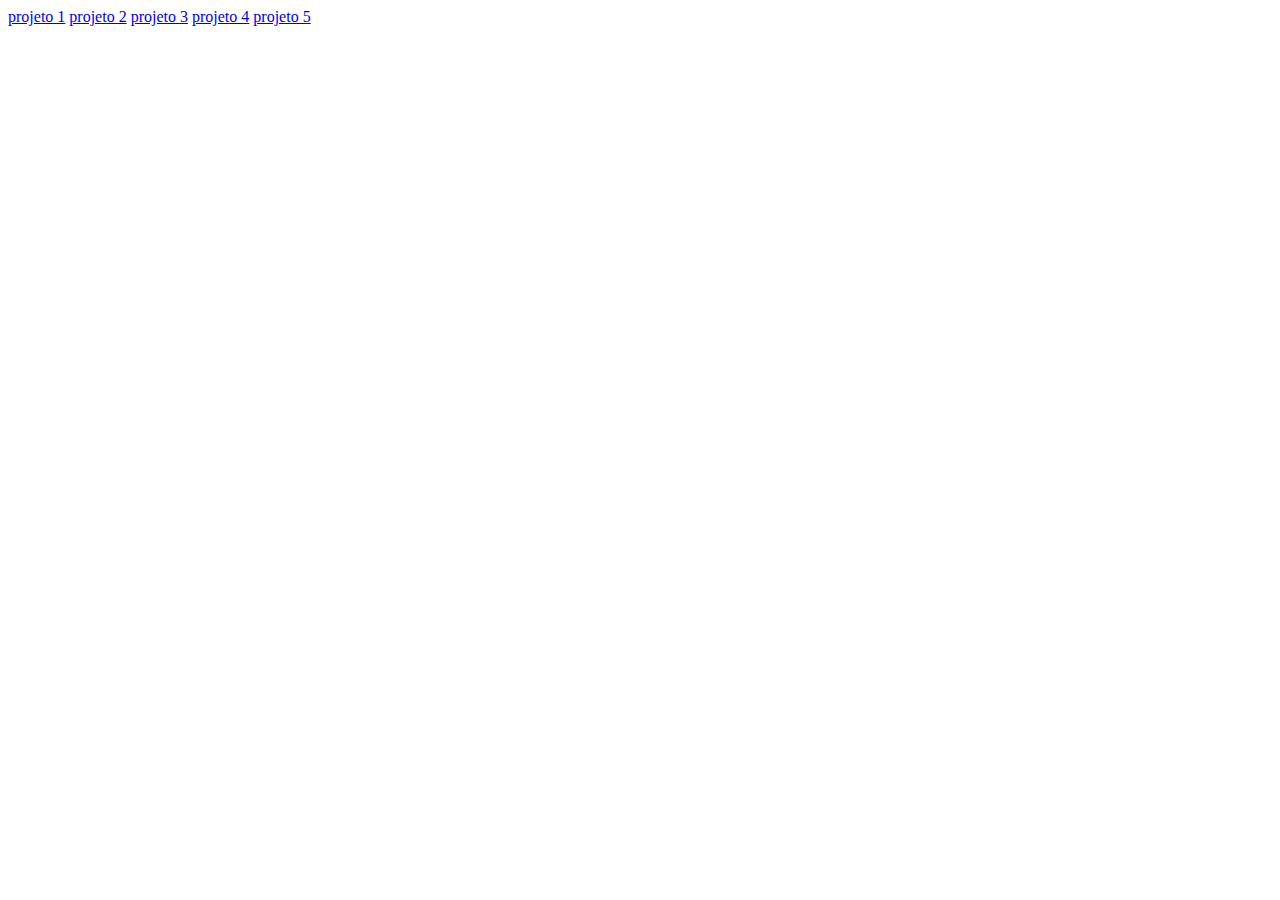
<file: index.html>
<!DOCTYPE html>
<html lang="pt-br">
<head>
    <meta charset="UTF-8">
    <meta http-equiv="X-UA-Compatible" content="IE=edge">
    <meta name="viewport" content="width=device-width, initial-scale=1.0">
    <title>projetos</title>
</head>
<body>
    <a href="./projeto-1/index.html">projeto 1</a>
    <a href="./projeto-2/index.html">projeto 2</a>
    <a href="./projeto-3/index.html">projeto 3</a>
    <a href="./projeto-4/index.html">projeto 4</a>
    <a href="./projeto-5/index.html">projeto 5</a>
</body>
</html>
</file>
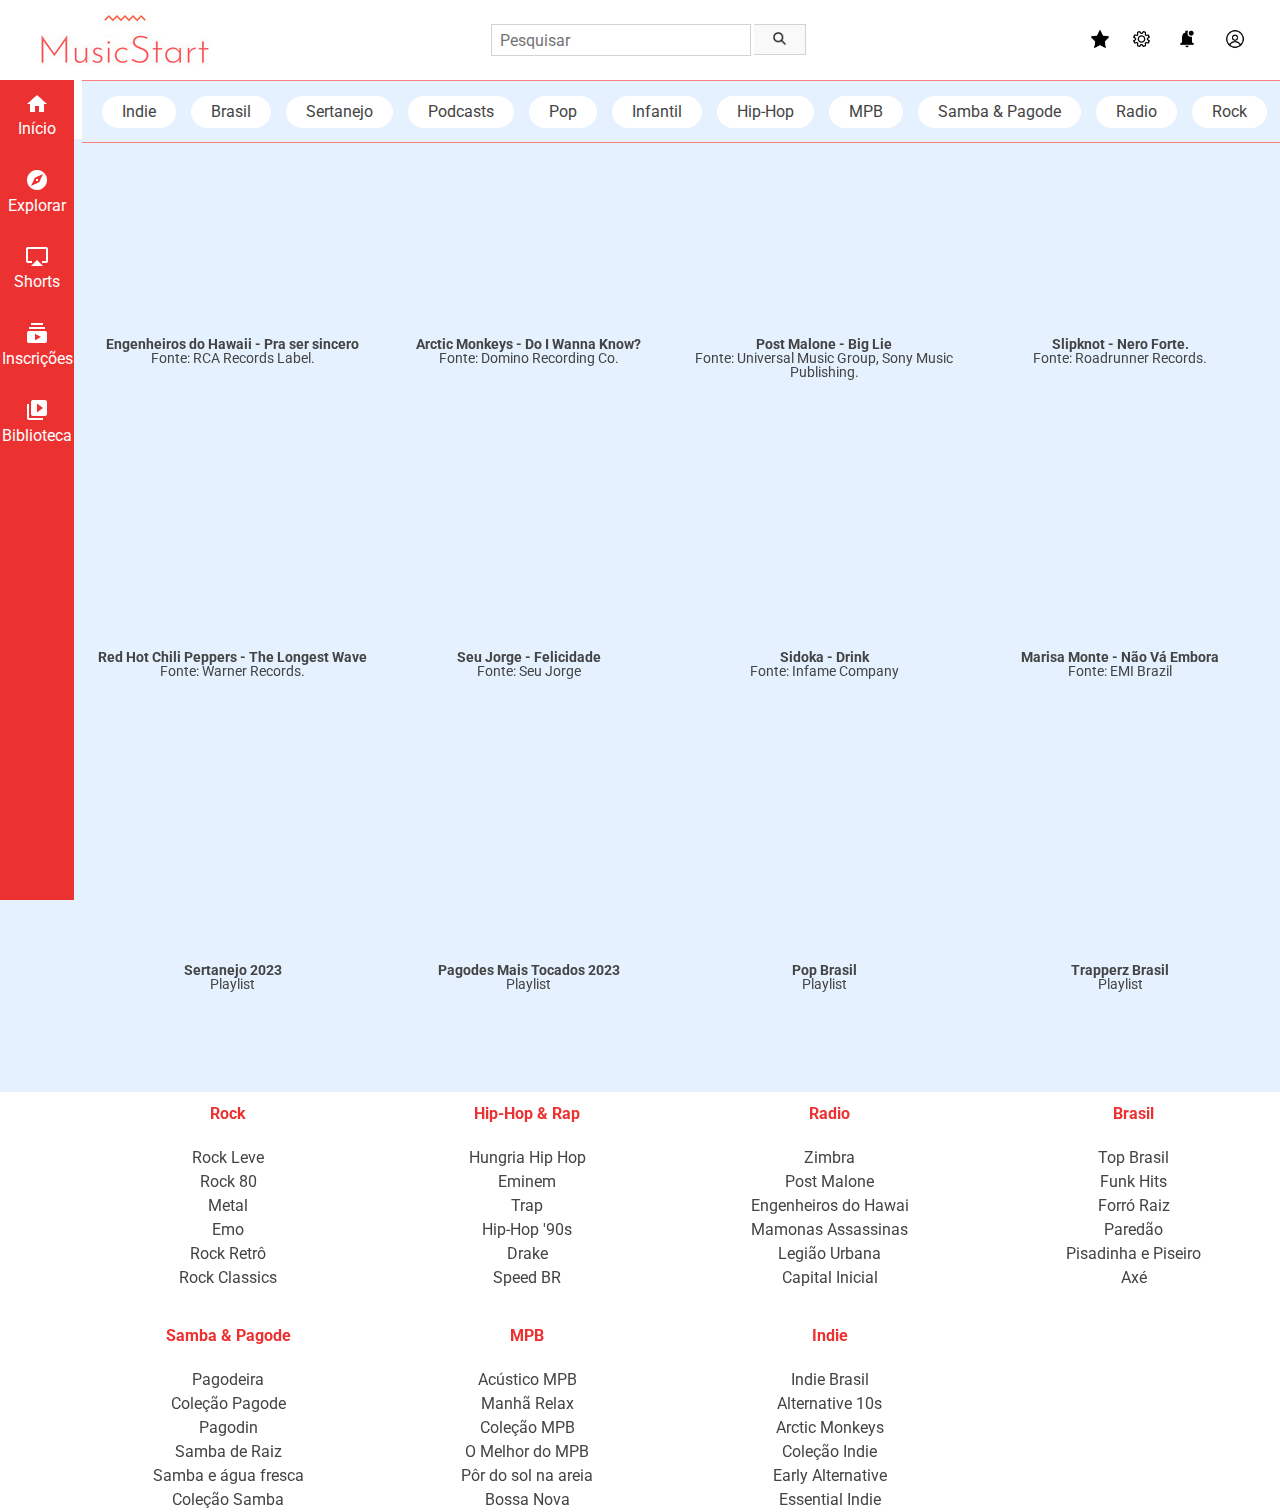
<file: projeto 1/index.html>
<!DOCTYPE html>
<html lang="pt-br">

<head>
    <meta charset="UTF-8">
    <meta http-equiv="X-UA-Compatible" content="IE=edge">
    <meta name="viewport" content="width=device-width, initial-scale=1.0">
    <link href="https://fonts.googleapis.com/css2?family=Roboto:wght@400;700&display=swap" rel="stylesheet">
    <link rel="stylesheet" href="./css/reset.css">
    <link rel="stylesheet" href="./css/estilos.css">
    <link rel="stylesheet" href="./css/flexbox.css">
    <title>MusicStart</title>
    
</head>

<body>

    <header>

        <nav class="cabecalho__container">

            <h1 class="logo__item" href="#">
                <img src="./img/cabecalho/Logo.jpg" alt="">
            </h1>

            <div class="cabecalho__pesquisar__item">
                <form action="">
                    <input type="search" placeholder="Pesquisar" id="pesquisar" class="pesquisar__input">
                    <label for="pesquisar" class="pesquisar__label"><img src="./img/cabecalho/search2.png" alt="" class="imagem__pesquisar"></label>
                </form>
                <a href="#" class="cabecalho__audio"></a>
            </div>

            <div class="cabecalho__icones__item">
                <a href="#" class="cabecalho__videos"><img src="./img/cabecalho/star.png" alt=""></a>
                <a href="#" class="cabecalho__apps"><img src="./img/cabecalho/configuration.png" alt=""></a>
                <a href="#" class="cabecalho__notificacoes"><img src="./img/cabecalho/notifications1.png" alt=""></a>
                <a href="#" class="cabecalho__avatar"><img src="./img/cabecalho/avatar1.png" alt=""></a>
            </div>

        </nav>

    </header>


    <aside class="menu__container">
        <ul class="menu__lista">
            <li>
                <a class="menu__itens" href="#">
                    <i class="icone__inicio icone-item"></i>
                    <span>Início</span></a>
            </li>

            <li>
                <a class="menu__itens" href="#">
                    <i class="icone__explorar icone-item"></i>
                    <span>Explorar</span></a>
            </li>

            <li>
                <a class="menu__itens" href="#">
                    <i class="icone__shorts icone-item"></i>
                    <span>Shorts</span></a>
            </li>

            <li>
                <a class="menu__itens" href="#">
                    <i class="icone__inscricoes icone-item"></i>
                    <span>Inscrições</span></a>
            </li>

            <li>
                <a class="menu__itens" href="#">
                    <i class="icone__biblioteca icone-item"></i>
                    <span>Biblioteca</span></a>
            </li>
        </ul>

        <ul class="menu__lista">
            <li>
                <a class="menu__itens" href="#">
                    <i class="icone__historico icone-item"></i>
                    <span>Histórico</span></a>
            </li>

            <li>
                <a class="menu__itens" href="#">
                    <i class="icone__relogio icone-item"></i>
                    <span>Escutar mais tarde</span></a>
            </li>

            <li>
                <a class="menu__itens" href="#">
                    <i class="icone__like icone-item"></i>
                    <span>Marcados com like</span></a>
            </li>
        </ul>

        <ul class="menu__lista">
            <li>
                <a class="menu__itens" href="#">
                    <i class="icone__mostrar icone-item"></i>
                    <span>Mostrar mais</span></a>
            </li>

            <li>
                <a class="menu__itens" href="#">
                    <img src="./img/menu/slipknot.jpg" alt="" class="avatar__menu">
                    <p>Slipknot</p></a>
            </li>

            <li>
                <a class="menu__itens" href="#">
                    <img src="./img/menu/Djavan.jpeg" alt="" class="avatar__menu">
                    <p>Djavan</p></a>
            </li>

            <li>
                <a class="menu__itens" href="#">
                    <img src="./img/menu/matue.webp" alt="" class="avatar__menu">
                    <p>Matuê</p></a>
            </li>

            <li>
                <a class="menu__itens" href="#">
                    <img src="./img/menu/pericles.jpeg" alt="" class="avatar__menu">
                    <p>Pericles</p></a>
            </li>

            <li>
                <a class="menu__itens" href="#">
                    <img src="./img/menu/russo.jpeg" alt="" class="avatar__menu">
                    <p>Renato Russo</p></a>
            </li>

            <li>
                <a class="menu__itens" href="#">
                    <img src="./img/menu/linkinpark.jpeg" alt="" class="avatar__menu">
                    <p>Linkin Park</p></a>
            </li>

            <li>
                <a class="menu__itens" href="#">
                    <img src="./img/menu/titas.jpg" alt="" class="avatar__menu">
                    <p>Titãs</p></a>
            </li>

            <li>
                <a class="menu__itens inscricoes" href="#">SEGUINDO</a>
            </li>
        </ul>

        <ul class="menu__lista">
            <li class="premium">
                <a class="menu__itens" href="#">
                    <img src="./img/cabecalho/Music.png" alt="" class="music__menu">
                    <p>Music Premium</p></a>
            </li>

            <li class="clipes">
                <a class="menu__itens" href="#">
                    <img src="./img/menu/videos.png" alt="" class="clipes__menu">
                    <span>Clipes</span></a>
            </li>
            <li class="gravacao">
                <a class="menu__itens" href="#">
                    <img src="./img/menu/filmes.png" alt="" class="gravacoes__menu">
                    <p>Gravações</p></a>
            </li>

            <li class="menu__itens maispagina">
                <a href="#">MAIS DA PÁGINA</a>
            </li>
        </ul>
    </aside>



    <section class="superior__secao__container">
        <a class="superior__item" href="#">Indie</a>
        <a class="superior__item" href="#">Brasil</a>
        <a class="superior__item" href="#">Sertanejo</a>
        <a class="superior__item" href="#">Podcasts</a>
        <a class="superior__item" href="#">Pop</a>
        <a class="superior__item" href="#">Infantil</a>
        <a class="superior__item" href="#">Hip-Hop</a>
        <a class="superior__item" href="#">MPB</a>
        <a class="superior__item" href="#">Samba & Pagode</a>
        <a class="superior__item" href="#">Radio</a>
        <a class="superior__item" href="#">Rock</a>
    </section>



<ul class="videos__container">
        <li class="videos__item">
            <iframe style="border-radius:12px" src="https://open.spotify.com/embed/track/4hCrrd4eWFmPdycdcky1Wf?utm_source=generator" width="100%" height="60%" frameBorder="0" allowfullscreen="" allow="autoplay; clipboard-write; encrypted-media; fullscreen; picture-in-picture" loading="lazy"></iframe>

            <div class="descricao-video">
                <h3>Engenheiros do Hawaii - Pra ser sincero</h3>
                
                <p>Fonte: RCA Records Label.</p>
            </div>
        </li>

        <li class="videos__item">
            <iframe style="border-radius:12px" src="https://open.spotify.com/embed/track/5FVd6KXrgO9B3JPmC8OPst?utm_source=generator" width="100%" height="60%" frameBorder="0" allowfullscreen="" allow="autoplay; clipboard-write; encrypted-media; fullscreen; picture-in-picture" loading="lazy"></iframe>

            <div class="descricao-video">
                <h3>Arctic Monkeys - Do I Wanna Know?</h3>
                
                <p>Fonte: Domino Recording Co.</p>
            </div>
        </li>

        <li class="videos__item">
            <iframe style="border-radius:12px" src="https://open.spotify.com/embed/track/6eZJaGs515XMKTMwuTG2mS?utm_source=generator" width="100%" height="60%" frameBorder="0" allowfullscreen="" allow="autoplay; clipboard-write; encrypted-media; fullscreen; picture-in-picture" loading="lazy"></iframe>

            <div class="descricao-video">
                <h3>Post Malone - Big Lie</h3>
                
                <p>Fonte: Universal Music Group, Sony Music Publishing.</p>
            </div>
        </li>

        <li class="videos__item">
            <iframe style="border-radius:12px" src="https://open.spotify.com/embed/track/56fiFTRrSiHHH3gBeaTg2P?utm_source=generator" width="100%" height="60%" frameBorder="0" allowfullscreen="" allow="autoplay; clipboard-write; encrypted-media; fullscreen; picture-in-picture" loading="lazy"></iframe>

            <div class="descricao-video">
                <h3>Slipknot - Nero Forte.</h3>
                <p>Fonte: Roadrunner Records.</p>
            </div>
        </li>

        <li class="videos__item">
            <iframe style="border-radius:12px" src="https://open.spotify.com/embed/track/0pjCkLjbgSLn5c0Ilwuv8z?utm_source=generator" width="100%" height="60%" frameBorder="0" allowfullscreen="" allow="autoplay; clipboard-write; encrypted-media; fullscreen; picture-in-picture" loading="lazy"></iframe>

            <div class="descricao-video">
                <h3>Red Hot Chili Peppers - The Longest Wave</h3>
                
                <p>Fonte: Warner Records.</p>
            </div>
        </li>

        <li class="videos__item">
            <iframe style="border-radius:12px" src="https://open.spotify.com/embed/track/2bDc2CMq7MMAURwnMJverx?utm_source=generator" width="100%" height="60%" frameBorder="0" allowfullscreen="" allow="autoplay; clipboard-write; encrypted-media; fullscreen; picture-in-picture" loading="lazy"></iframe>

            <div class="descricao-video">
                <h3>Seu Jorge - Felicidade</h3>
                <p>Fonte: Seu Jorge</p>
            </div>
        </li>

        <li class="videos__item">
            <iframe style="border-radius:12px" src="https://open.spotify.com/embed/track/4FSYU7BYod4SQgscmcTnJy?utm_source=generator" width="100%" height="60%" frameBorder="0" allowfullscreen="" allow="autoplay; clipboard-write; encrypted-media; fullscreen; picture-in-picture" loading="lazy"></iframe>

            <div class="descricao-video">
                <h3>Sidoka - Drink</h3>
                <p>Fonte: Infame Company</p>
            </div>
        </li>

        <li class="videos__item">
            <iframe style="border-radius:12px" src="https://open.spotify.com/embed/track/463EaoLaoLfyH6pplOnjLB?utm_source=generator" width="100%" height="60%" frameBorder="0" allowfullscreen="" allow="autoplay; clipboard-write; encrypted-media; fullscreen; picture-in-picture" loading="lazy"></iframe>

            <div class="descricao-video">
                <h3>Marisa Monte - Não Vá Embora</h3>
                <p>Fonte: EMI Brazil</p>
            </div>
        </li>

        <li class="videos__item">
            <iframe style="border-radius:12px" src="https://open.spotify.com/embed/playlist/1680lmjl6VXPlWoiw7LqA4?utm_source=generator" width="100%" height="60%" frameBorder="0" allowfullscreen="" allow="autoplay; clipboard-write; encrypted-media; fullscreen; picture-in-picture" loading="lazy"></iframe>

            <div class="descricao-video">
                <h3>Sertanejo 2023</h3>
                <p>Playlist</p>
            </div>
        </li>

        <li class="videos__item">
            <iframe style="border-radius:12px" src="https://open.spotify.com/embed/playlist/2qx55GWmltAZNh4B4I1DGq?utm_source=generator" width="100%" height="60%" frameBorder="0" allowfullscreen="" allow="autoplay; clipboard-write; encrypted-media; fullscreen; picture-in-picture" loading="lazy"></iframe>

            <div class="descricao-video">
                <h3>Pagodes Mais Tocados 2023</h3>
                <p>Playlist</p>
            </div>
        </li>

        <li class="videos__item">
            <iframe style="border-radius:12px" src="https://open.spotify.com/embed/playlist/37i9dQZF1DWVLcZxJO5zyf?utm_source=generator" width="100%" height="60%" frameBorder="0" allowfullscreen="" allow="autoplay; clipboard-write; encrypted-media; fullscreen; picture-in-picture" loading="lazy"></iframe>

            <div class="descricao-video">
                <h3>Pop Brasil</h3>
                <p>Playlist</p>
            </div>
        </li>

        <li class="videos__item">
            <iframe style="border-radius:12px" src="https://open.spotify.com/embed/playlist/37i9dQZF1DWWr5uieiPUVM?utm_source=generator" width="100%" height="60%" frameBorder="0" allowfullscreen="" allow="autoplay; clipboard-write; encrypted-media; fullscreen; picture-in-picture" loading="lazy"></iframe>

            <div class="descricao-video">
                <h3>Trapperz Brasil</h3>
                <p>Playlist</p>
            </div>
        </li>
    </ul>

 
    <footer class="rodape__container">
        <section>
            <h2 class="rodape__titulo">Rock</h2>
            <p class="rodape__texto">Rock Leve</p>
            <p>Rock 80</p>
            <p>Metal</p>
            <p>Emo</p>
            <p>Rock Retrô</p>
            <p>Rock Classics</p>
        </section>

        <section>
            <h2 class="rodape__titulo">Samba & Pagode</h2>
            <p class="rodape__texto">Pagodeira</p>
            <p>Coleção Pagode</p>
            <p>Pagodin</p>
            <p>Samba de Raiz</p>
            <p>Samba e água fresca</p>
            <p>Coleção Samba</p>
        </section>

        <section>
            <h2 class="rodape__titulo">Hip-Hop & Rap</h2>
            <p class="rodape__texto">Hungria Hip Hop</p>
            <p>Eminem</p>
            <p>Trap</p>
            <p>Hip-Hop '90s</p>
            <p>Drake</p>
            <p>Speed BR</p>
        </section>

        <section>
            <h2 class="rodape__titulo">MPB</h2>
            <p class="rodape__texto">Acústico MPB</p>
            <p>Manhã Relax</p>
            <p>Coleção MPB</p>
            <p>O Melhor do MPB</p>
            <p>Pôr do sol na areia</p>
            <p>Bossa Nova</p>
        </section>

        <section>
            <h2 class="rodape__titulo">Radio</h2>
            <p class="rodape__texto">Zimbra</p>
            <p>Post Malone</p>
            <p>Engenheiros do Hawai</p>
            <p>Mamonas Assassinas</p>
            <p>Legião Urbana</p>
            <p>Capital Inicial</p>
        </section>

        <section>
            <h2 class="rodape__titulo">Indie</h2>
            <p class="rodape__texto">Indie Brasil</p>
            <p>Alternative 10s</p>
            <p>Arctic Monkeys</p>
            <p>Coleção Indie</p>
            <p>Early Alternative</p>
            <p>Essential Indie</p>
        </section>

        <section>
            <h2 class="rodape__titulo">Brasil</h2>
            <p class="rodape__texto">Top Brasil</p>
            <p>Funk Hits</p>
            <p>Forró Raiz</p>
            <p>Paredão</p>
            <p>Pisadinha e Piseiro</p>
            <p>Axé</p>
        </section>
    </footer>

</body>

</html>
</file>
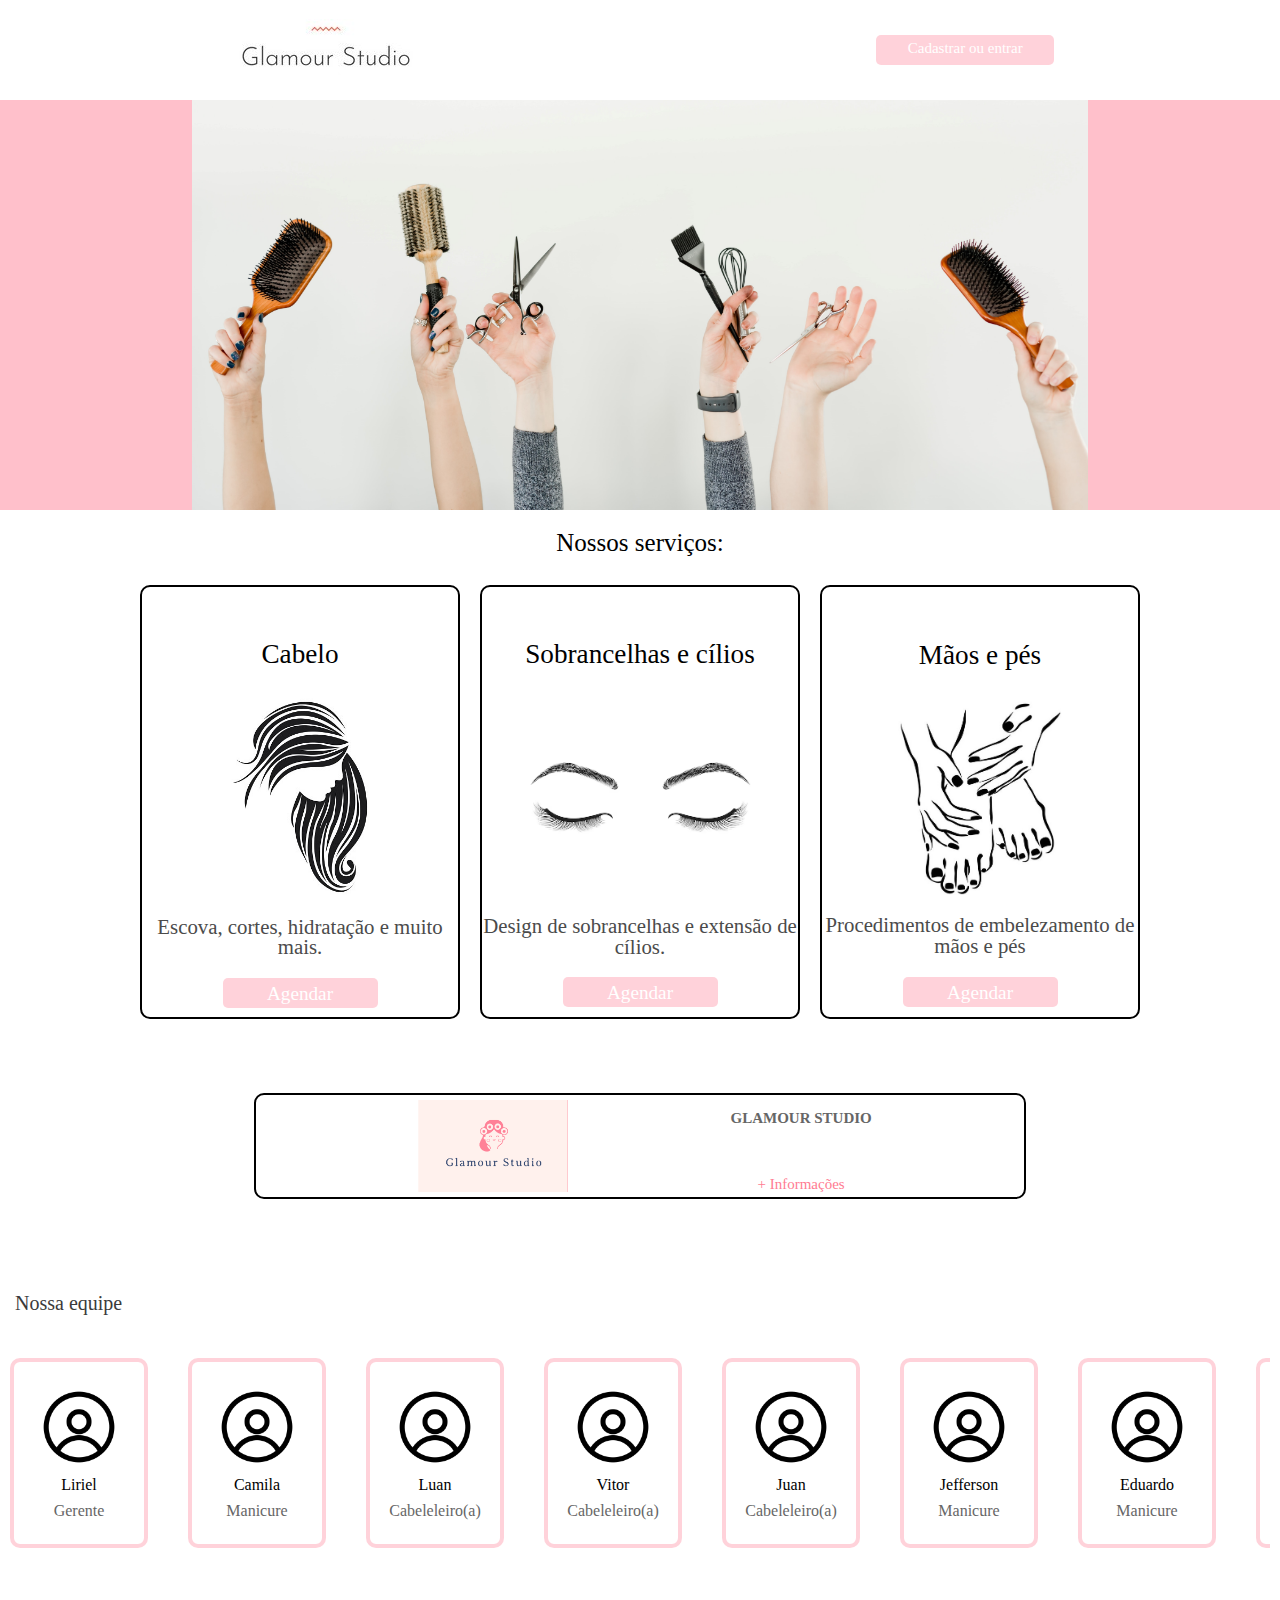
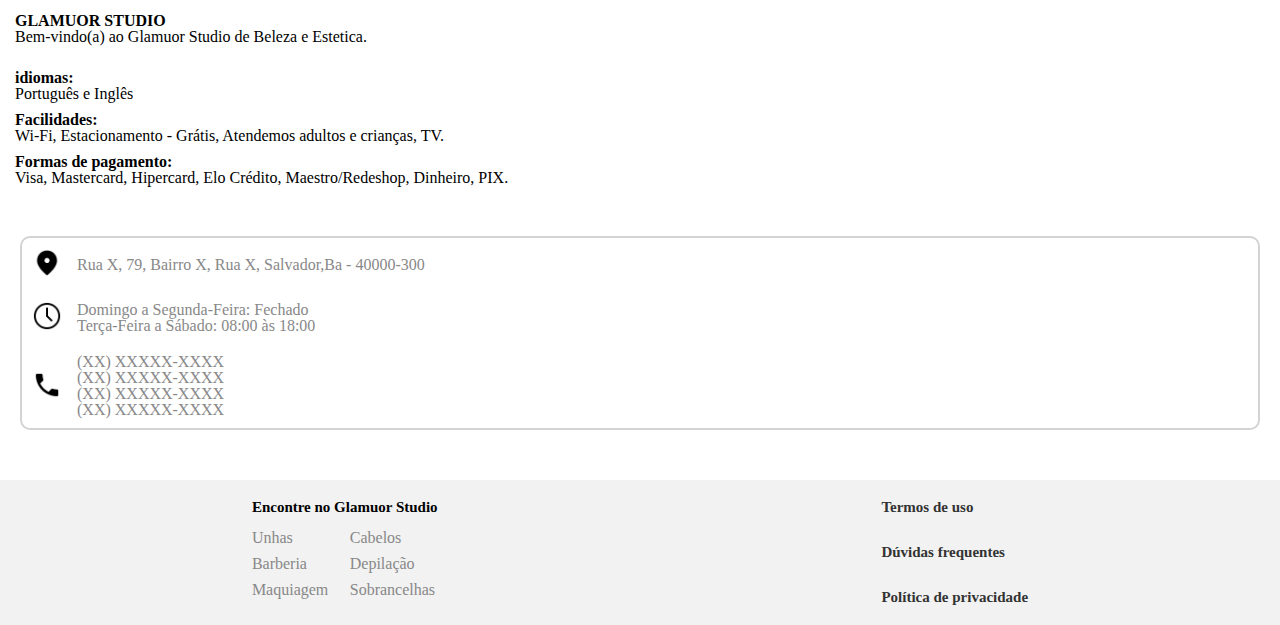
<file: projeto 2/index.html>
<!DOCTYPE html>
<html lang="pt-br">
<head>
    <meta charset="UTF-8">
    <meta http-equiv="X-UA-Compatible" content="IE=edge">
    <meta name="viewport" content="width=device-width, initial-scale=1.0">
    <title>Glamuor Studio</title>
    <link rel="stylesheet" href="./css/style.css">
    <link rel="stylesheet" href="./css/reset.css"> 
</head>
<body>
    <header>
        <nav class="cabecalho__container">
            <h1 class="cabecalho__logo"><img src="./imagem/logo1.jpg" alt=""></h1>

            <a href="#" class="cabecalho__link">Cadastrar ou entrar</a>
        </nav>
    </header>
    
    <main>
        <div class="div__container">
            <img src="./imagem/studio-local.jpg" alt="" class="imagem__studio">
        </div>
        <h2 class="titulo__servicos">Nossos serviços:</h2>

        <div class="servicos__container">
            
            <ul class="servicos">
                <li class="servicos__informacao">
                    <h1>Cabelo</h1>
                    <img src="./imagem/cabelo2.png" alt="ilustração de um cabelo" class="servicos__imagem">
                    <p>Escova, cortes, hidratação e muito mais.</p>

                    <a href="#" class="servicos__agendar">Agendar</a>
                </li>

                <li class="servicos__informacao">
                    <h1>Sobrancelhas e cílios</h1>
                    <img src="./imagem/sobrancelhas e cílios2.png" alt="imagem ilustrativa de cílios e sombrancelhas" class="servicos__imagem">

                    <p>Design de sobrancelhas e extensão de cílios.</p>

                    <a href="#" class="servicos__agendar">Agendar</a>
                </li>
                
                <li class="servicos__informacao">
                    <h1>Mãos e pés</h1>
                    <img src="./imagem/maos e pes.jpg" alt="imagem ilustrativa de mãos e pés" class="servicos__imagem">
                    <p>Procedimentos de embelezamento de mãos e pés</p>

                    <a href="#" class="servicos__agendar">Agendar</a>
                </li>              
            </ul>
        </div>
        <div class="informacoes__container">
            <div class="informacoes__imagem">
                <img src="./imagem/logo2.png" alt="" class="imagem__logo2">
            </div>
            <div class="informacoes__principal">
                <div>
                    <h1>GLAMOUR STUDIO</h1>
                </div>
                <div>
                    <a href="#info" du-smooth-scroll offset="40">+ Informações</a>
                </div>
            </div>
        </div>

        <div class="equipe__container">
            <div class="equipe__titulo">
                <h1>Nossa equipe</h1>
            </div>
            <div class="equipe__informacao">
                <div class="equipe__informacao__conteudo">
                    <img src="./imagem/avatar.png" alt="" class="equipe__imagem">
                    <h1>Liriel</h1>
                    <p>Gerente</p>
                </div>

                <div class="equipe__informacao__conteudo">
                    <img src="./imagem/avatar.png" alt="" class="equipe__imagem">
                    <h1>Camila</h1>
                    <p>Manicure</p>
                </div>

                <div class="equipe__informacao__conteudo">
                    <img src="./imagem/avatar.png" alt="" class="equipe__imagem">
                    <h1>Luan</h1>
                    <p>Cabeleleiro(a)</p>
                </div>

                <div class="equipe__informacao__conteudo">
                    <img src="./imagem/avatar.png" alt="" class="equipe__imagem">
                    <h1>Vitor</h1>
                    <p>Cabeleleiro(a)</p>
                </div>

                <div class="equipe__informacao__conteudo">
                    <img src="./imagem/avatar.png" alt="" class="equipe__imagem">
                    <h1>Juan</h1>
                    <p>Cabeleleiro(a)</p>
                </div>

                <div class="equipe__informacao__conteudo">
                    <img src="./imagem/avatar.png" alt="" class="equipe__imagem">
                    <h1>Jefferson</h1>
                    <p>Manicure</p>
                </div>

                <div class="equipe__informacao__conteudo">
                    <img src="./imagem/avatar.png" alt="" class="equipe__imagem">
                    <h1>Eduardo</h1>
                    <p>Manicure</p>
                </div>

                <div class="equipe__informacao__conteudo">
                    <img src="./imagem/avatar.png" alt="" class="equipe__imagem">
                    <h1>Tiago</h1>
                    <p>Recepção</p>
                </div>

                <div class="equipe__informacao__conteudo">
                    <img src="./imagem/avatar.png" alt="" class="equipe__imagem">
                    <h1>Luiz</h1>
                    <p>Cabeleleiro(a)</p>
                </div>

                <div class="equipe__informacao__conteudo">
                    <img src="./imagem/avatar.png" alt="" class="equipe__imagem">
                    <h1>Nito</h1>
                    <p>Recepção</p>
                </div>
            </div>
        </div>

        <div id="info" class="descricao__informacao">
            <div>
                <h1 class="descricao__informacao__titulo">GLAMUOR STUDIO</h1>
                <p>Bem-vindo(a) ao Glamuor Studio de Beleza e Estetica.</p>
            </div>
            <ul class="descricao__informacao__conteudo">
                
                <li><h1>idiomas:</h1> Português e Inglês</li>
            
                <li><h1>Facilidades:</h1> Wi-Fi, Estacionamento - Grátis, Atendemos adultos e crianças, TV.</li>

                <li> <h1>Formas de pagamento:</h1> Visa, Mastercard, Hipercard, Elo Crédito, Maestro/Redeshop, Dinheiro, PIX.</li>
            </ul>
        </div>

        <aside class="informacoes__contato__container">
            <div class="informacoes__contato__conteudo">
                <div>
                    <img src="./imagem/location.png" alt="" class="informacoes__contato__imagem">
                </div>
                <div>
                    <address>Rua X, 79, Bairro X, Rua X, Salvador,Ba - 40000-300</address> 
                </div>
            </div>

            <div class="informacoes__contato__conteudo">
                <div>
                    <img src="./imagem/time.png" alt="" class="informacoes__contato__imagem">
                </div>
                <ul>
                    <li>
                        Domingo a Segunda-Feira: 
                        <span>Fechado</span>
                    </li>

                    <li>
                        Terça-Feira a Sábado:
                        <span>08:00 às 18:00</span>
                    </li>
                </ul>
            </div>

            <div class="informacoes__contato__conteudo">
                <div><img src="./imagem/tel.png" alt="" class="informacoes__contato__imagem"></div>
                <div>
                    <ul>
                        <li>(XX) XXXXX-XXXX</li>
                        <li>(XX) XXXXX-XXXX</li>
                        <li>(XX) XXXXX-XXXX</li>
                        <li>(XX) XXXXX-XXXX</li>
                    </ul>
                </div>
            </div>
        </aside>

    </main>

    <footer class="rodape__container">
        <div class="rodape__servicos">
            <div>
                <h1>Encontre no Glamuor Studio</h1>
            </div>
            <div >
                <ul class="rodape__servicos__conteudo">
                    <li class="rodape__servicos__texto">Unhas</li>
                    <li class="rodape__servicos__texto">Cabelos</li>
                    <li class="rodape__servicos__texto">Barberia</li>
                    <li class="rodape__servicos__texto">Depilação</li>
                    <li class="rodape__servicos__texto">Maquiagem</li>
                    <li class="rodape__servicos__texto">Sobrancelhas</li>
                </ul>
            </div>
        </div>
        
        <div class="rodape__final">
            <h1 class="rodape__texto">Termos de uso</h1>
            <h1 class="rodape__texto">Dúvidas frequentes</h1>
            <h1 class="rodape__texto">Política de privacidade</h1>
        </div>

    </footer>
</body>
</html>
</file>
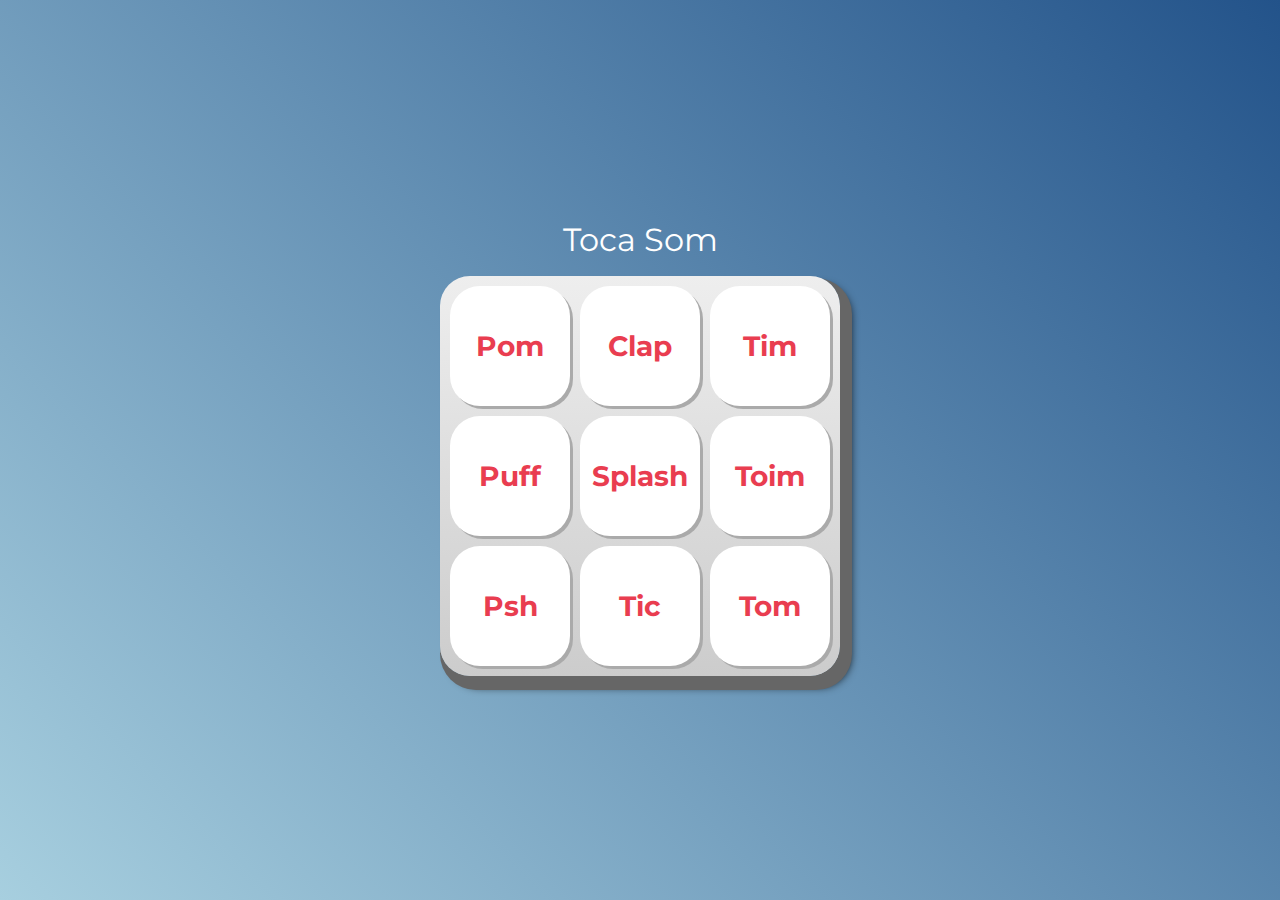
<file: projeto 3/index.html>
<!DOCTYPE html>
<html lang="pt-BR">
<head>
    <meta charset="UTF-8">
    <meta http-equiv="X-UA-Compatible" content="IE=edge">
    <meta name="viewport" content="width=device-width, initial-scale=1.0">

    <title>Toca Som</title>

    <link rel="preconnect" href="https://fonts.googleapis.com">
    <link rel="preconnect" href="https://fonts.gstatic.com" crossorigin>
    <link href="https://fonts.googleapis.com/css2?family=Montserrat:wght@500;600&display=swap" rel="stylesheet">

    <link rel="icon" type="image/png" href="images/bateria.png">
    <link rel="stylesheet" href="css/reset.css">
    <link rel="stylesheet" href="css/estilos.css">

</head>
<body>

    <h1>Toca Som</h1>

    <section class="teclado">
        <button class="tecla tecla_pom">Pom</button>
        <button class="tecla tecla_clap">Clap</button>
        <button class="tecla tecla_tim">Tim</button>

        <button class="tecla tecla_puff">Puff</button>
        <button class="tecla tecla_splash">Splash</button>
        <button class="tecla tecla_toim">Toim</button>

        <button class="tecla tecla_psh">Psh</button>
        <button class="tecla tecla_tic">Tic</button>
        <button class="tecla tecla_tom">Tom</button>
    </section>

    <audio src="sounds/keyq.wav" id="som_tecla_pom"></audio>
    <audio src="sounds/keyw.wav" id="som_tecla_clap"></audio>
    <audio src="sounds/keye.wav" id="som_tecla_tim"></audio>
    <audio src="sounds/keya.wav" id="som_tecla_puff"></audio>
    <audio src="sounds/keys.wav" id="som_tecla_splash"></audio>
    <audio src="sounds/keyd.wav" id="som_tecla_toim"></audio>
    <audio src="sounds/keyz.wav" id="som_tecla_psh"></audio>
    <audio src="sounds/keyx.wav" id="som_tecla_tic"></audio>
    <audio src="sounds/keyc.wav" id="som_tecla_tom"></audio>

    <script src="./main.js"></script>
</body>
</html>
</file>
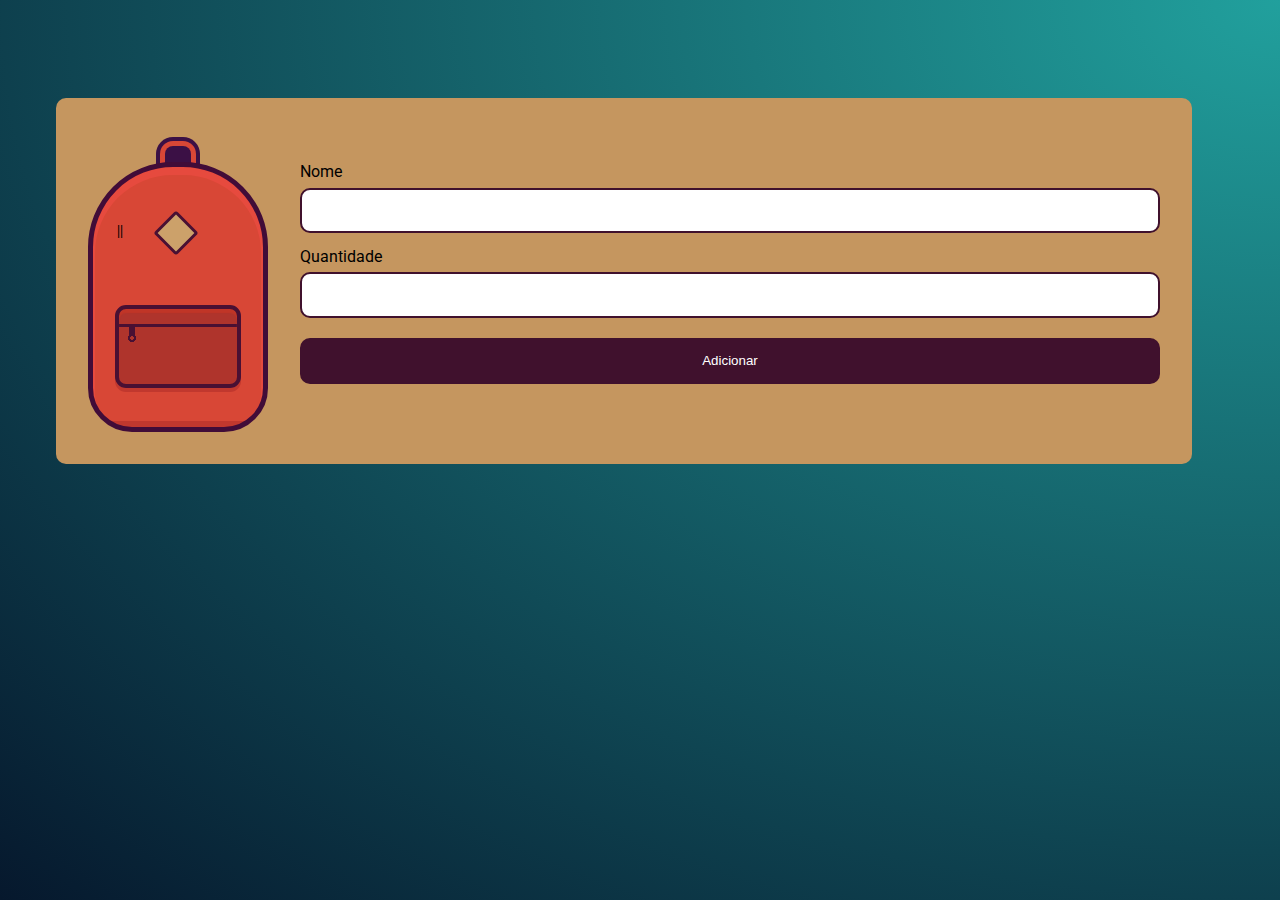
<file: projeto-4/index.html>
<!DOCTYPE html>
<html lang="en">
<head>
    <meta charset="UTF-8">
    <meta http-equiv="X-UA-Compatible" content="IE=edge">
    <meta name="viewport" content="width=device-width, initial-scale=1.0">
    <title>Mochila de viagem</title>
    <link rel="stylesheet" href="css/style.css">

    <link rel="preconnect" href="https://fonts.googleapis.com">
    <link rel="preconnect" href="https://fonts.gstatic.com" crossorigin>
    <link href="https://fonts.googleapis.com/css2?family=Roboto&display=swap" rel="stylesheet"> 
</head>
<body>
    <main class="conteudo">
        <div class="principal">
            <div class="mochila"></div>
            <form action="" class="adicionar" id="novoItem">
                <label for="item">Nome</label>
                <input type="text" name="nome" id="nome">
                <label for="item">Quantidade</label>
                <input type="number" name="quantidade" id="quantidade">
                <input type="submit" value="Adicionar" class="cadastrar">
            </form>
        </div>
        
        <ul class="lista" id="lista">
        </ul>
    </main>

    <script src="./js/main.js"></script>
</body>
</html>
</file>
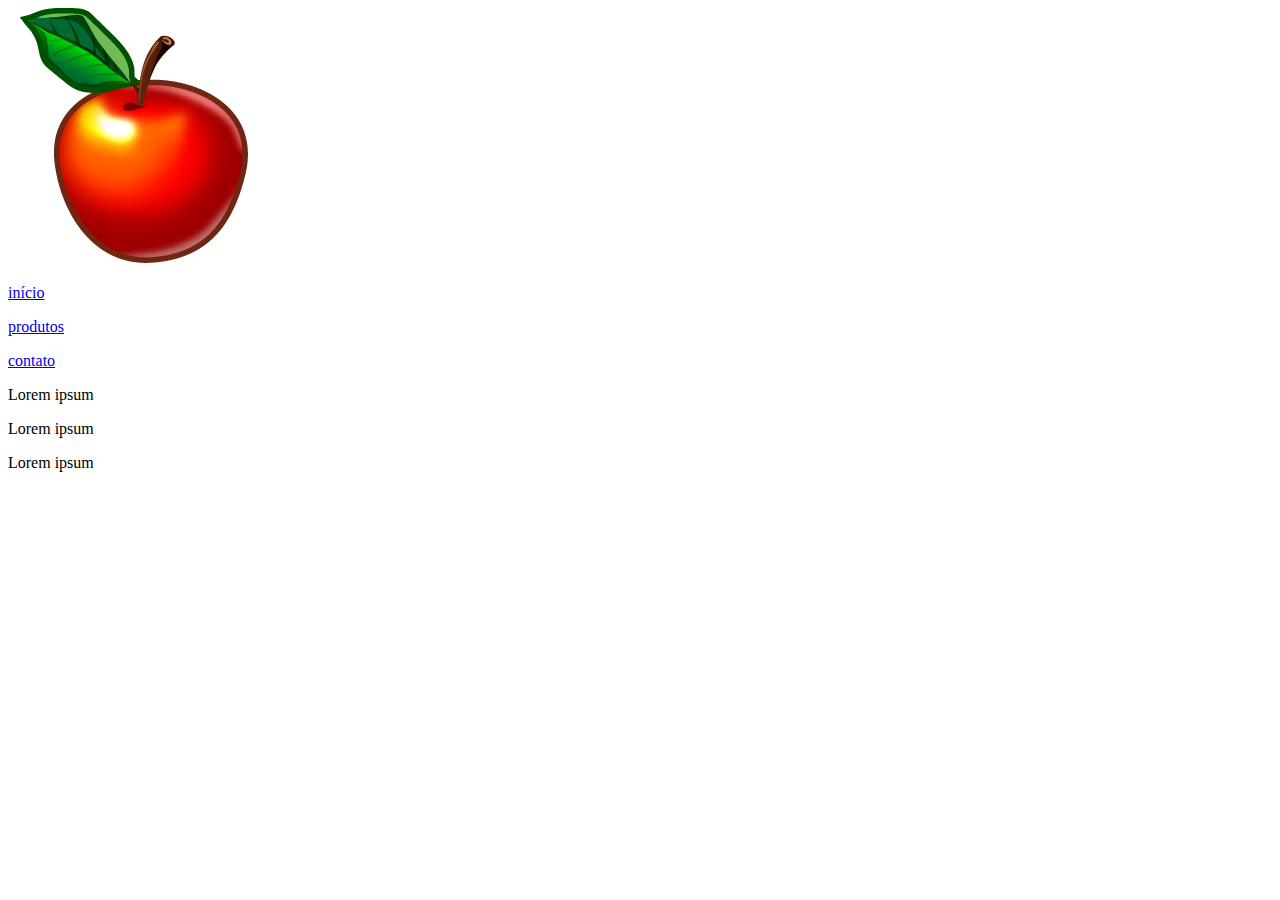
<file: projeto-5/src/semantica-html/html-divs.html>
<!DOCTYPE html>
<html>
<head>
  <meta charset="utf-8">
  <title>meu site</title>
</head>
<body>

  <div class="principal">
    <div class="imagem">
      <img src="apple.png">
    </div>
    <div class="menu">
      <p><a href="#">início</a></p>
      <p><a href="#">produtos</a></p>
      <p><a href="#">contato</a></p>
    </div>
    <div class="textos">
      <div class="texto-um">
        <p>Lorem ipsum</p>
      </div>
      <div class="texto-dois">
        <p>Lorem ipsum</p>
      </div>
      <div class="texto-tres">
        <p>Lorem ipsum</p>
      </div>    
    </div>
  </div>

</body>
</html>
</file>
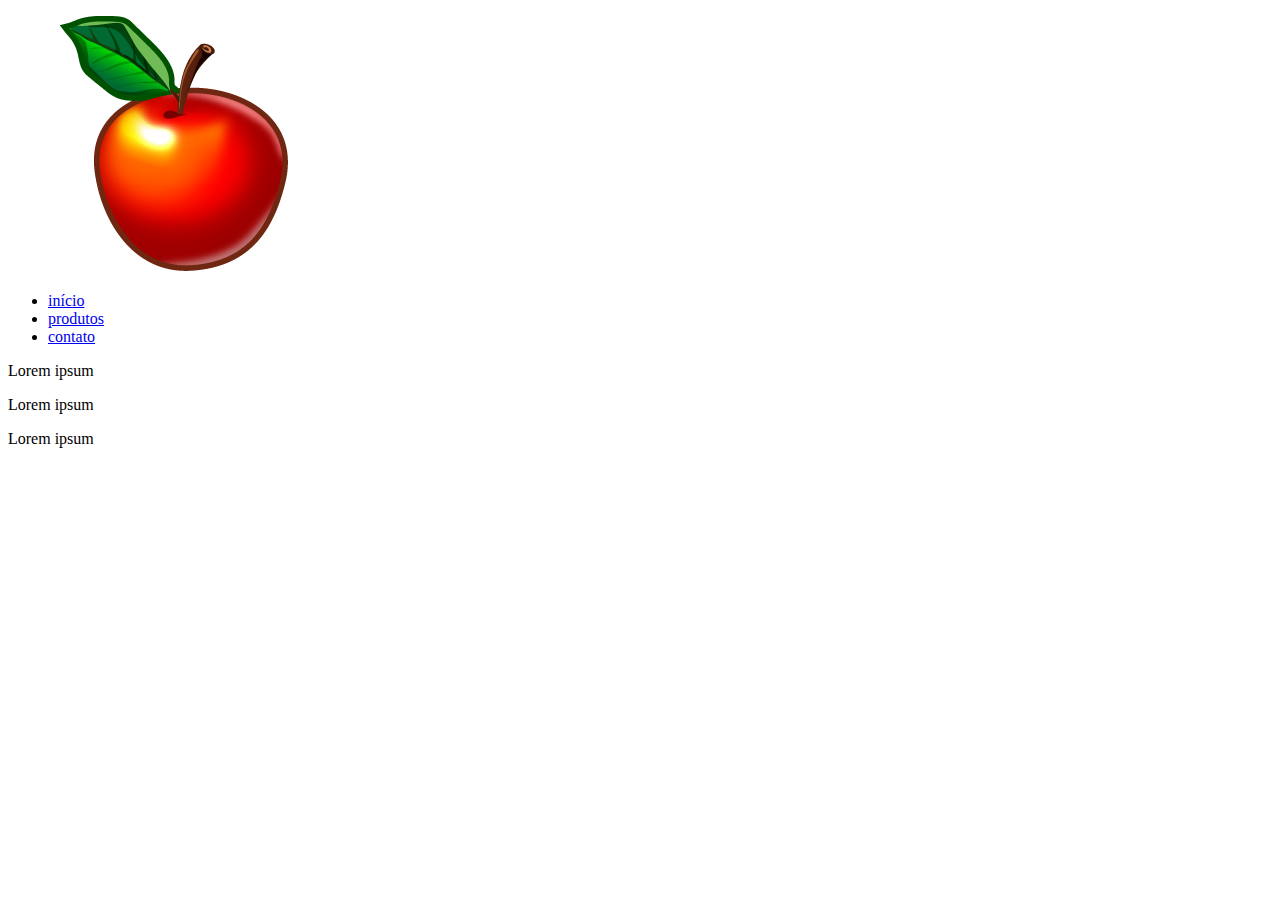
<file: projeto-5/src/semantica-html/html-semantico.html>
<!DOCTYPE html>
<html>
<head>
  <meta charset="utf-8">
  <title>Meu site</title>
</head>
<body>

  <main class="principal">
    <section>
      <figure class="imagem">
        <img src="apple.png" alt="desenho de uma maçã">
      </figure>
      <nav class="menu">
        <ul>
          <li><a href="#">início</a></li>
          <li><a href="#">produtos</a></li>
          <li><a href="#">contato</a></li>
        </ul>
      </nav>
    </section>
    <section class="textos">
      <article class="texto-um">
        <p>Lorem ipsum</p>
      </article>
      <article class="texto-dois">
        <p>Lorem ipsum</p>
      </article>
      <article class="texto-tres">
        <p>Lorem ipsum</p>
      </article>    
    </section>
  </main>

</body>
</html>
</file>
<file: projeto 1/css/estilos.css>
*,
*::before,
*::after {
    --vermelho-escuro: rgb(236, 49, 49);
    --vermelho-medio: rgb(255, 127, 127);
    --azul-claro: #E5F1FF;
    --cinza-texto: #444444;
    --cinza-claro: #ECECEC;
    box-sizing: border-box;
}

body {
    font-family: Roboto, Arial, Helvetica, sans-serif;
    background-color: var(--azul-claro);
    position: relative;
    width: 100%;
    height: 100vh;
    overflow: auto;
    font-size: 14px;
    color: white;
    box-sizing: border-box;
    text-align: center;
}


.cabecalho__container {
    background-color: white;
    height: 80px;
    width: 100%;
    padding: 0 25px;
}

.logo__item {
    background-repeat: no-repeat;
    cursor: pointer;
}

.pesquisar__input {
    width: 260px;
    height: 32px;
    border: 1px solid rgb(211, 211, 211);
    font-size: 16px;
    padding: 3px 8px;
    border: 1px solid rgb(211, 211, 211);
    color: black;
}

.pesquisar__label {
    width: 15px;
    background-repeat: no-repeat;
    background-position: center;
    border: 1px solid rgb(211, 211, 211);
    background-color: #F9F9F9;
    border-left: none;
    padding: 8px 18px 5px;
    cursor: pointer;
}

.cabecalho__audio {
    background-image: url(../img/cabecalho/mic.png);
    padding: 20px;
    display: none;
}

.cabecalho__videos {
    width: 18px;
    background-repeat: no-repeat;
    background-position: center;
    padding: 20px;
}

.cabecalho__apps {
    background-repeat: no-repeat;
    background-position: center;
    padding: 13px 30px 13px 13px;
    width: 25px;
}

.cabecalho__notificacoes {
    background-repeat: no-repeat;
    background-position: center;
    padding: 13px 30px 13px 13px;
    width: 20px;
}

.cabecalho__avatar {
    width: 20px;
    background-repeat: no-repeat;
    background-position: center;
    padding: 13px 30px 13px 13px;
}

.cabecalho__icones__item {
    display: flex;
    justify-content: center;
    align-items: center;
    gap: 5px;
}


.menu__container {
    background-color: var(--vermelho-escuro);
    font-size: 14px;
}

.menu__itens:hover {
    background-color: var(--vermelho-medio);
    transition: .5s;
}

.icone__inicio::before {
    content: url(../img/menu/home.png);
}

.icone__explorar::before {
    content: url(../img/menu/explore.png);
}

.icone__shorts::before {
    content: url(../img/menu/shorts.png);
}

.icone__inscricoes::before {
    content: url(../img/menu/subscriptions.png);
}

.icone__biblioteca::before {
    content: url(../img/menu/video_library.png);
}

.icone__historico::before {
    content: url(../img/menu/history.png);
}

.icone__relogio::before {
    content: url(../img/menu/history_toggle_off.png);
}

.icone__like::before {
    content: url(../img/menu/thumb_up_alt.png);
}

.avatar__menu {
    width: 35px;
    border-radius: 100%;
}

.icone__mostrar::before {
    content: url(../img/menu/keyboard_arrow_down.png);
}


.music__menu {
    width: 30px;
}



.superior__secao__container {
    height: 63px;
    color: white;
    font-size: 16px;
    background-color: var(--azul-claro);
    padding: 0 20px;
    position: fixed;
    top: 80px;
    right: 0;
    left: 0;
}

.superior__item {
    color: var(--cinza-texto);
    font-size: 16px;
    background-color: white;
    border-radius: 20px;
    padding: 8px 20px;
    cursor: pointer;
}

.superior__item:hover {
    color: white;
    background-color: var(--vermelho-escuro);
    transition: .5s;
}


.videos__container {
    color: black;
    padding: 153px 20px 10px 20px;
}


.descricao-video h3 {
    font-weight: 700;
    color: #444444;
}

.descricao-video p {
    font-size: 14px;
    color: #444444;
}


.rodape__container {
    width: 100%;
    height: 875px;
    color: var(--cinza-texto);
    line-height: 1.5;
    font-size: 16px;
    background-color: white;
}

.rodape__titulo {
    color: rgb(236, 49, 49);
    font-weight: bold;
    padding: 10px 0 20px 0;
}

@media(min-width: 834px) {

    body {
        height: 100vh;
    }


    .menu__container {
        font-size: 16px;
    }

    .menu__lista {
        padding-top: 15px;
    }

    .menu__lista li {
        width: 100%;
    }

    .superior__secao__container {
        border-top: var(--vermelho-medio) 1px solid;
        border-bottom: var(--vermelho-medio) 1px solid;
        width: auto;
        left: 82px;
    }


    .videos__container {
        padding-left: 90px;
        padding-right: 17px;
    }



    .rodape__container {
        height: 420px;
        padding-left: 74px;
    }

}

@media(min-width: 1440px) {


    .superior__secao__container {
        left: 247px;
    }


    .menu__lista {
        border-bottom: 1.5px solid var(--vermelho-medio);
    }


    .videos__container {
        padding-right: 10px;
        padding-left: 248px;
    }


    .rodape__container {
        padding-left: 240px;
        height: 225px;
    }
}
</file>
<file: projeto 1/css/flexbox.css>
.cabecalho__container {
    display: flex;
    justify-content: space-between;
    align-items: center;
    position: fixed;
    top: 0;
}

.cabecalho__pesquisar__item {
    display: none;
}


.menu__container {
    position: fixed;
    bottom: 0%;
    height: 74px;
    width: 100%;
}

.menu__lista {
    display: flex;
    justify-content: space-around;
    height: 100%;
}

.menu__lista li {
    align-self: center;
}

.menu__itens {
    display: flex;
    flex-direction: column;
    gap: 5px;
}

.menu__lista:nth-child(2),
.menu__lista:nth-child(3),
.menu__lista:nth-child(4) {
    display: none;
}



.superior__secao__container {
    display: flex;
    align-items: center;
    white-space: nowrap;
    overflow: scroll;
    gap: 15px;
}



.videos__container {
    display: flex;
    flex-wrap: wrap;
    gap: 10px;
}

.videos__item {
    height: 303px;
    width: 280px;
    flex-grow: 1;
}



.rodape__container {
    display: flex;
    flex-flow: column wrap;
}

@media (min-width: 834px) {

 

    .cabecalho__pesquisar__item {
        display: block;
    }



    .menu__container {
        left: 0;
        height: auto;
        width: 74px;
        top: 80px;
    }

    .menu__lista {
        flex-direction: column;
        justify-content: flex-start;
        padding-top: 15px;
        gap: 33px;
    }



    .rodape__container {
        justify-content: space-between;

    }


    @media (min-width: 1440px) {

        .menu__container {
            width: 239px;
            overflow: scroll;
        }

        .menu__lista:nth-child(2),
        .menu__lista:nth-child(3),
        .menu__lista:nth-child(4) {
            display: flex;
        }

        .menu__lista{
            height: auto;
            padding: 20px 17px 20px 15px;
            gap: 15px;
        }

        .menu__itens {
            flex-direction: row;
            gap: 15px;
            align-items: center;
        }

        .menu__lista:nth-child(3) {
            flex-direction: column-reverse;
            justify-content: flex-start;
        }

        .premium {
            order: 1;
            margin-right: 10px;
        }

        .gravacao {
            order: 2;
        }

        .clipes {
            order: 3;
        }
    }

}
</file>
<file: projeto 2/css/style.css>
.cabecalho__container {
    background-color: white;
    height: 100px;
    width: auto;
    display: flex;
    flex-direction: column;
    align-items: center;
    justify-content: center;
}

.cabecalho__link {
    text-decoration: none;
    box-sizing: border-box;
    border-radius: 5px;
    font-size: 12px;
    width: 150px;
    height: 30px;
    max-width: 178px;
    padding: 6px 12px;
    background-color: rgba(255, 192, 203, 0.712);
    text-align: center;
    color: white;
    transition: 0.5s;
}

.cabecalho__link:hover {
    background-color: rgb(255, 124, 146);
}


.imagem__studio {
    width: 70%;
}

.div__container {
    display: flex;
    background-color: pink;
    height: auto;
    justify-content: center;
}

.titulo__servicos {
    text-align: center;
    font-size: 25px;
    margin: 20px auto;
}

.servicos__container {
    display: flex;
    flex-direction: column;
    align-items: center;
    justify-content: center;
}

.servicos {
    display: flex;
    width: auto;
    margin: auto auto;
    align-items: center;
    justify-content: center;
    flex-direction: column;
    gap: 20px;
    list-style: none;
}

.servicos__informacao {
    width: 70%;
    text-align: center;
    flex-wrap: wrap;
    border: 2px solid #000000;
    border-radius: 10px;
    justify-content: center;
    height: 350px;
    background-color: white;
    padding-top: 30px;
}

.servicos__informacao h1 {
    font-size: 1.5rem;
    margin-top: 15px;
}

.servicos__informacao p {
    margin: 20px auto;
    font-size: 1.2rem;
    color: #4b4b4b;
}

.servicos__informacao:hover {
    border-color:#C78C19;
}

.servicos__informacao:hover {
    border-color: rgb(255, 100, 126);
}

.servicos__informacao:hover h1{
    font-size: 1.6rem;
}

.servicos__agendar {
    text-decoration: none;
    box-sizing: border-box;
    border: 6px solid transparent;
    font-size: 1.2rem;
    border-radius: 5px;
    width: 155px;
    height: 30px;
    background-color: rgba(255, 192, 203, 0.712);
    text-align: center;
    color: white;
}

.servicos__agendar:hover {
    background-color: rgb(255, 124, 146);    
}

.servicos__imagem {
    width: 70%;
}

.informacoes__imagem {
    display: flex;
    margin: 5px 10px;
}

.imagem__logo2 {
    width: 150px;
}

.informacoes__container {
    width: auto;
    border: 2px solid #000000;
    display: flex;
    justify-content: center;
    align-items: center;
    margin: 5%;
    border-radius: 10px;
}   

.informacoes__principal {
    display: flex;
    flex-direction: column;
    gap: 50px;
    text-align: center;
    
}

.informacoes__principal a {
    justify-self: flex-end;
    align-self: flex-end;
    text-decoration: none;
    color: rgb(255, 124, 146);
    font-size: 15px;
}


.informacoes__principal h1 {
    font-size: 15px;
    font-weight: bold;
    color: #666666;
    margin-top: 10px;
}

.equipe__container {
    display: flex;
    flex-direction: column;
}

.equipe__titulo {
    margin: 30px 0px 15px 15px;
    font-size: 20px;
    color: rgb(59, 59, 59);
}

.equipe__informacao {
    display: flex;
    gap: 40px;
    text-align: center;
    align-items: center;
    overflow: scroll;
    margin: 10px;
}

.equipe__imagem {
    width: 80px;
}


.equipe__informacao__conteudo {
    margin: 20px auto;
    border: 4px solid rgba(255, 192, 203, 0.712);
    border-radius: 10px;
    padding: 25px;
    display: flex;
    flex-direction: column;
    gap: 10px;
    width: 80px;
    align-items: center;
}

.equipe__informacao__conteudo p {
    color: #666666;
}

.descricao__informacao {
    display: flex;
    flex-direction: column;
    flex-wrap: wrap;
    margin: 15px 15px;
    gap: 25px;
}

.descricao__informacao__titulo {
    margin-top: 20px;   
}

.descricao__informacao h1 {
    font-weight: bold;
}

.descricao__informacao__conteudo {
    display: flex;
    flex-direction: column;
    gap: 10px;
}

.informacoes__contato__container {
    margin: 50px 20px;
    padding: 10px;
    display: flex;
    flex-direction: column;
    gap: 20px;
    border: 2px solid #d3d3d3;
    border-radius: 10px;
    color: #333;
}

.informacoes__contato__conteudo {
    display: flex;
    gap: 15px;
    align-items: center;
    color: #888888;
}

.informacoes__contato__imagem {
    width: 30px;
}

.rodape__container {
    display: flex;
    flex-direction: column;
    background-color: #f2f2f2;
    padding-left: 20px;
}

.rodape__container h1 {
    font-size: 15px;
    font-weight: bold;
}

.rodape__servicos {
    display: flex;
    flex-direction: column;
    gap: 15px;
    margin: 20px 0px;
}

.rodape__servicos__conteudo {
    display: flex;
    flex-direction: column;
    gap: 10px;
    color: #888888;
}

.rodape__servicos__texto {
    cursor: pointer;
}

.rodape__servicos__texto:hover {
    color: rgb(255, 124, 146);
}

.rodape__final {
    padding: 20px 0px;
    display: flex;
    flex-direction: column;
    gap: 10px;
    color: #333333;
}

.rodape__texto {
    cursor: pointer;
}

.rodape__texto:hover{
    color: rgb(255, 124, 146);
}


@media (min-width: 480px) {
    .servicos__informacao {
        height: 400px;
    }

    .cabecalho__link {
        font-size: 15px;
    }

    .servicos__informacao h1 {
        font-size: 1.7rem;
    }

    .servicos__informacao p {
        font-size:1.3rem;
    }

    .servicos__informacao:hover h1{
        font-size: 1.8rem;
    }

}

@media (min-width: 768px) {

    .cabecalho__container {
        display: flex;
        flex-direction: row;
        justify-content: space-around;
    }

    .cabecalho__link {
        width: 300px;
        border-radius: 5px;
    }

    .descricao__informacao {
        width: 70%;
    }

    .rodape__container {
        display: flex;
        flex-direction: row;
        justify-content: space-around;
        padding: 0px 30px;
    }

    .rodape__servicos__conteudo {
        display: grid;
        grid-template-columns: repeat(2, 1fr);
        grid-template-rows: repeat(3, 1fr);
    }

    .rodape__final {
        display: flex;
        gap: 30px;
    }

    .informacoes__container {
        justify-content: space-evenly;
        width: 60%;
        margin: 5% auto;
    }
}


@media (min-width: 1200px) {

    .servicos {
        display: flex;
        flex-direction: row;
        justify-content: center;
        align-items: center;
        margin: 10px;
        width: 1000px;
    }

    .servicos__informacao {
        display: flex;
        flex-direction: column;
        justify-content: center;
        align-items: center;
    }

    .servicos__informacao h1{
        padding-bottom: 30px;
    }

    .servicos__informacao:active{
    border-color: rgb(255, 25, 63);;
    }

}
</file>
<file: projeto 3/css/estilos.css>
:root {
  --cinza: #aaa;
  --vermelha: #e93d50;
  --vermelha-escura: #af303f;
  --branca: #fff;
  --luz: rgb(229, 255, 0);
}

body {
  align-items: center;
  background: linear-gradient(45deg, #a7cfdf 0%,#23538a 100%);
  display: flex;
  justify-content: center;
  flex-direction: column;
  font-family: 'Montserrat', sans-serif;
  min-height: 100vh;
}

h1 {
  color: var(--branca);
  margin-bottom: 20px;
  font-size: 2rem;
}

.teclado {
  background: linear-gradient(to bottom, #eeeeee 0%,#cccccc 100%);
  box-shadow: 6px 8px 0 6px #666, 10px 10px 10px #000;
  border-radius: 30px;
  display: grid;
  gap: 10px;
  grid-template-columns: repeat(3, 1fr);
  padding: 10px;
}

.tecla {
  background-color: var(--branca);
  border-radius: 30px;
  box-shadow: 3px 3px 0 var(--cinza);
  color: var(--vermelha);
  cursor: pointer;
  height: 120px;
  font-size: 1.75em;
  font-weight: bold;
  line-height: 120px;
  text-align: center;
  width: 120px;
}

.tecla.ativa,
.tecla:active {
  background-color: var(--vermelha);
  border: 4px solid  var(--vermelha);
  box-shadow: 3px 3px 0 var(--vermelha-escura) inset;
  color: var(--branca);
  outline: none;
}

.tecla.focus,
.tecla:focus {
  outline: none;
  box-shadow: 1px 1px 10px var(--luz);
}

.tecla.active:focus,
.tecla:active:focus {
  box-shadow: 3px 3px 0 var(--vermelha-escura) inset, 1px 1px 10px var(--luz);
}
</file>
<file: projeto-4/css/style.css>
html {
    background: radial-gradient(farthest-corner at right top,#21A09D, #06182D);
    height: 100%;
    font-family: 'Roboto', cursive;
}

.conteudo {
    padding: 10vh 3em 0;
    display: flex;
    flex-direction: column;
    align-items: center;
    gap: 2em;
}

.principal {
    flex-grow: 1;
    flex-basis: auto;
    padding: 4em 2em 2em;
    box-sizing: border-box;
    display: flex;
    flex-direction: column;
    background: #C5965F;
    border-radius: 10px;
    gap: 2em;
}
  
.mochila {
    min-width: 170px;
    max-width: 170px;
    height: 180px;
    padding-top: 80px;
    background-color: #d84736;
    box-shadow: inset 0 6px 0 2px #e64a3e, 0 -93px 0 -77px #3b1045, 0 -93px 0 -72px #d84736, 0 -93px 0 -68px #3b1045;
    background-image: linear-gradient(to right, transparent 5px, transparent 20px, transparent 1px, transparent 25px, transparent 5px, transparent 20px, transparent 20px, transparent 86px, #c1382e 45px, #c1382e 230px, transparent 25px, transparent 172px );
    background-position: center 254px;
    background-size: 305px 6px;
    background-repeat: repeat-x; 
    border: 5px solid #410c38;
    border-radius: 85px 85px 44px 44px;
    display: inline-block;
    vertical-align: top;
    flex-basis: auto;
    flex-grow: 1;
}
  
.mochila:before, .mochila:after {
    display: block;
    content: '';
    position: absolute;
  }
  
.mochila:before {
    height: 75px;
    width: 118px;
    background-image: radial-gradient(circle closest-corner at 13px 29px , #af342c, #af342c 2px, transparent 2px, transparent), radial-gradient(circle closest-corner at 13px 29px , #491033, #491033 4px, transparent 4px, transparent), linear-gradient(to bottom, transparent 10px, transparent 15px, #491033 5px, #491033 18px, transparent 18px, transparent 100px), linear-gradient(to right, #af342c 10px, #af342c 10px, transparent 10px, transparent 16px, #af342c 9px, #af342c 50px), linear-gradient(to bottom, #af342c 8px, #af342c 16px, #491033 8px, #491033 30px, #af342c 20px, #af342c 72px, #af342c 10px, #af342c 57px, #af342c 5%);
    margin-left: 22px;
    margin-top: 58px;
    border: 4px solid #491033;
    border-radius: 11px;
    box-shadow: 0 4px 0 0 #c1382e, inset 0px 4px 1px 0 #c03527;
    content: '||';
    color: transparent;
    font-family: Comic Sans MS;
    font-weight: bold;
    z-index: 1;
    text-shadow: rgb(0, 0, 0) -2px -86px 0px;
    font-size: 14px;
}
  
.mochila:after {
    margin-left: 67px;
    margin-top: -30px;
    background: #cca16a;
    width:26px;
    height:26px;
    border: 3px solid #491033;
    border-radius: 3px;
    transform: rotate(45deg);
}

.adicionar {
    width: 100%;
}

.adicionar input {
    width: 100%;
    box-sizing: border-box;
    margin: 0.5em 0 1em;
    padding: 1em 0.5em;
    border-radius: 10px;
    border: 2px solid #40112D;
}

.adicionar label {
    display: block;
}

.cadastrar {
    background-color: #40112D;
    color: #FFFFFF;
    cursor: pointer;
}

.lista {
    margin: 0;
    padding: 0;
}

.item {
    list-style: none;
    padding: 10px;
    background: #FFFFFF;
    border-radius: 10px;
    margin: 0 0 1em;
    width: 100%;
    box-sizing: border-box;
    display: flex;
    justify-content: space-between;
    align-items: center;
    gap: 1em;
    font-size: 1em;
    text-align: center;
}

.item strong {
    border-radius: 50%;
    display: flex;
    align-items: center;
    justify-content: center;
    width: 30px;
    height: 30px;
    Background: #C5965F;
    font-weight: 400;
}

@media (min-width: 768px) {
    .principal {
        flex-direction: row;
    }

    .item {
        font-size: 1.2em;
        width: 400px;
    }
}

@media (min-width: 1024px) {
    .conteudo{
        flex-direction: row;
    }

    .item {
        font-size: 1em;
        width: 100%;
    }
   
}
</file>
